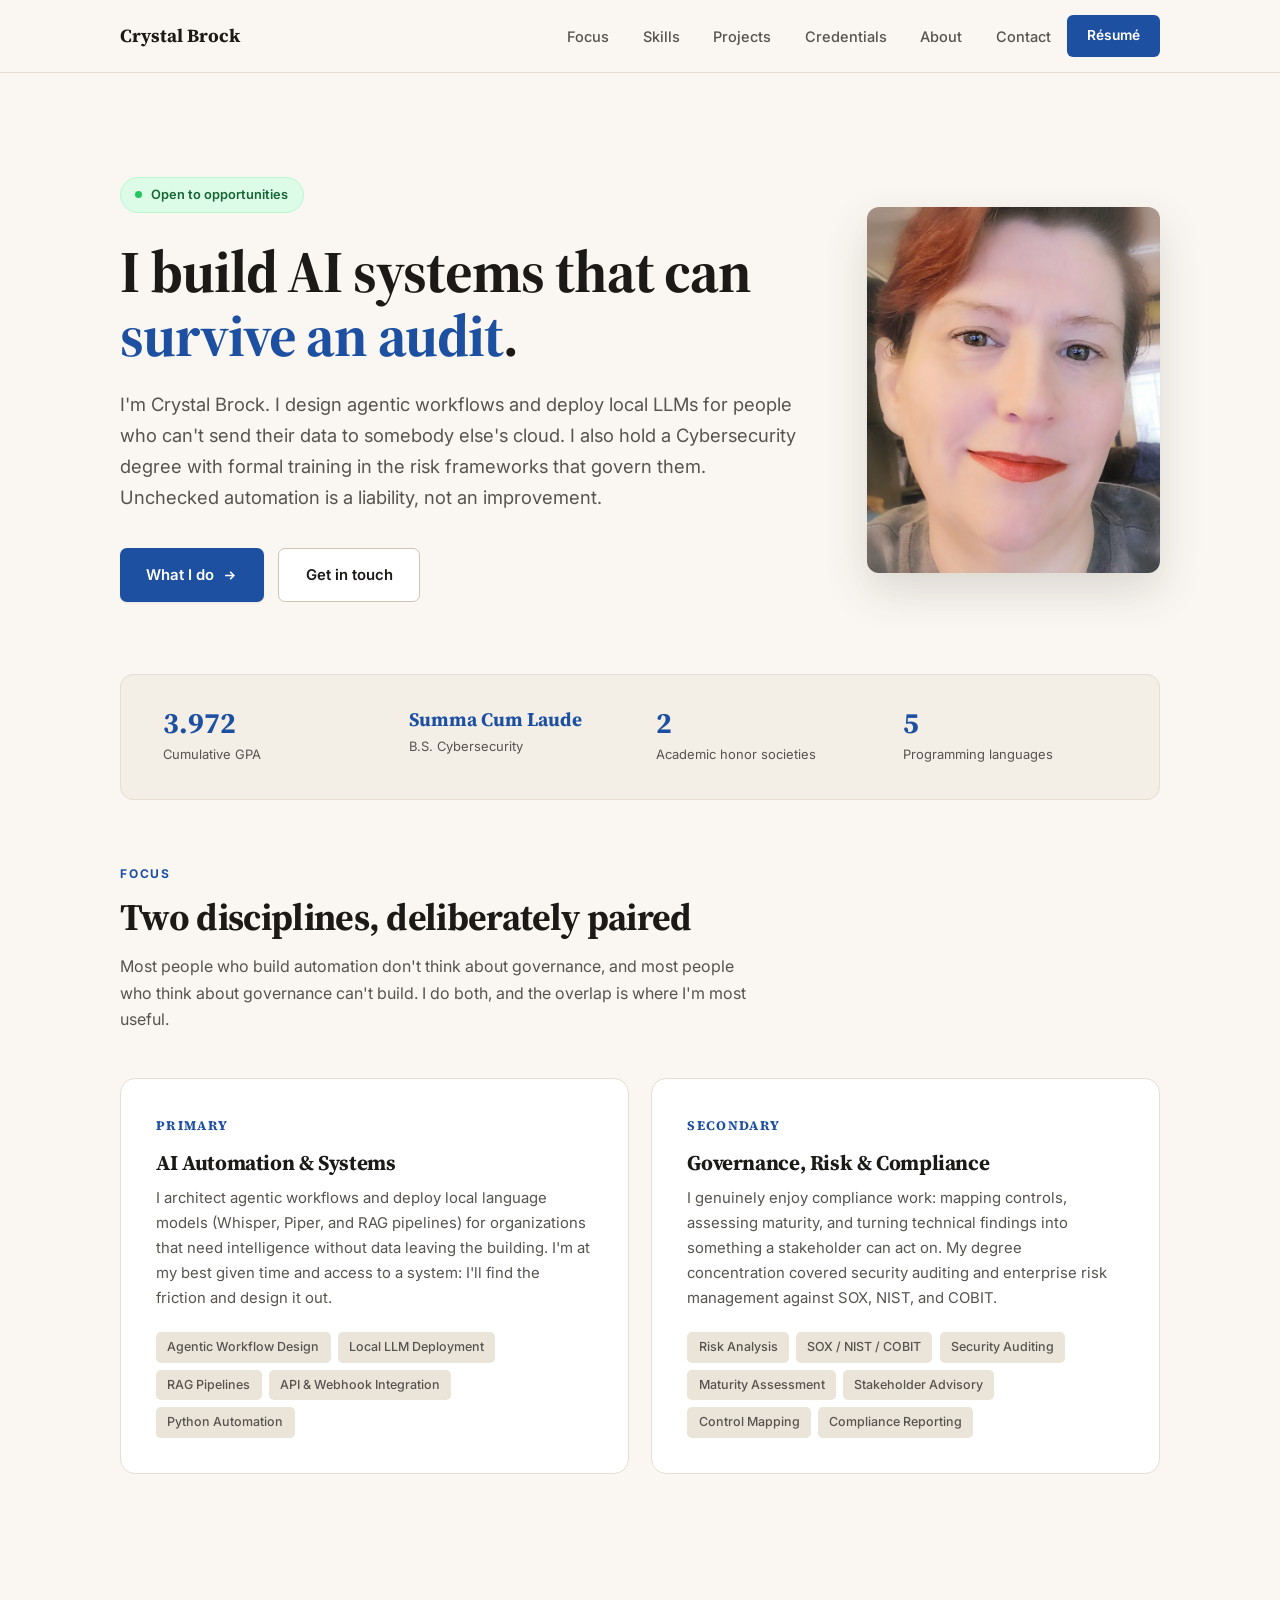
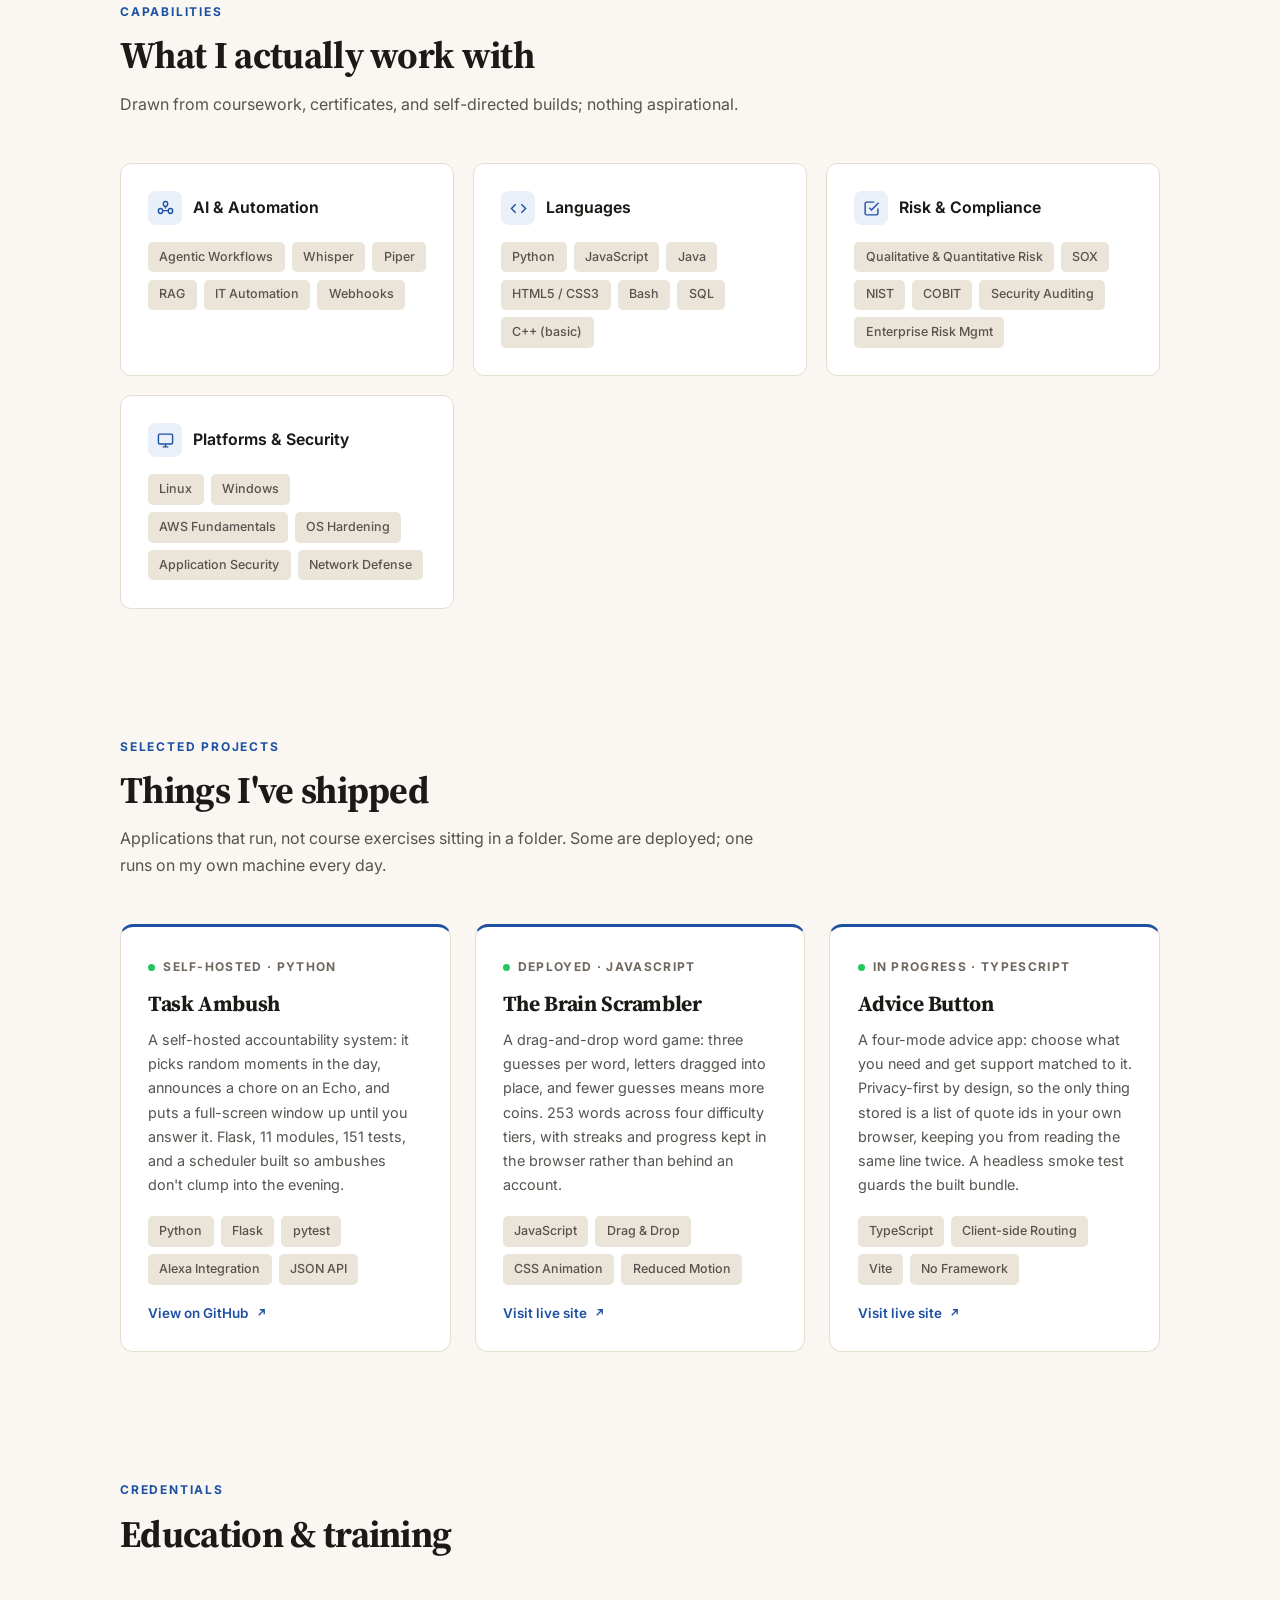
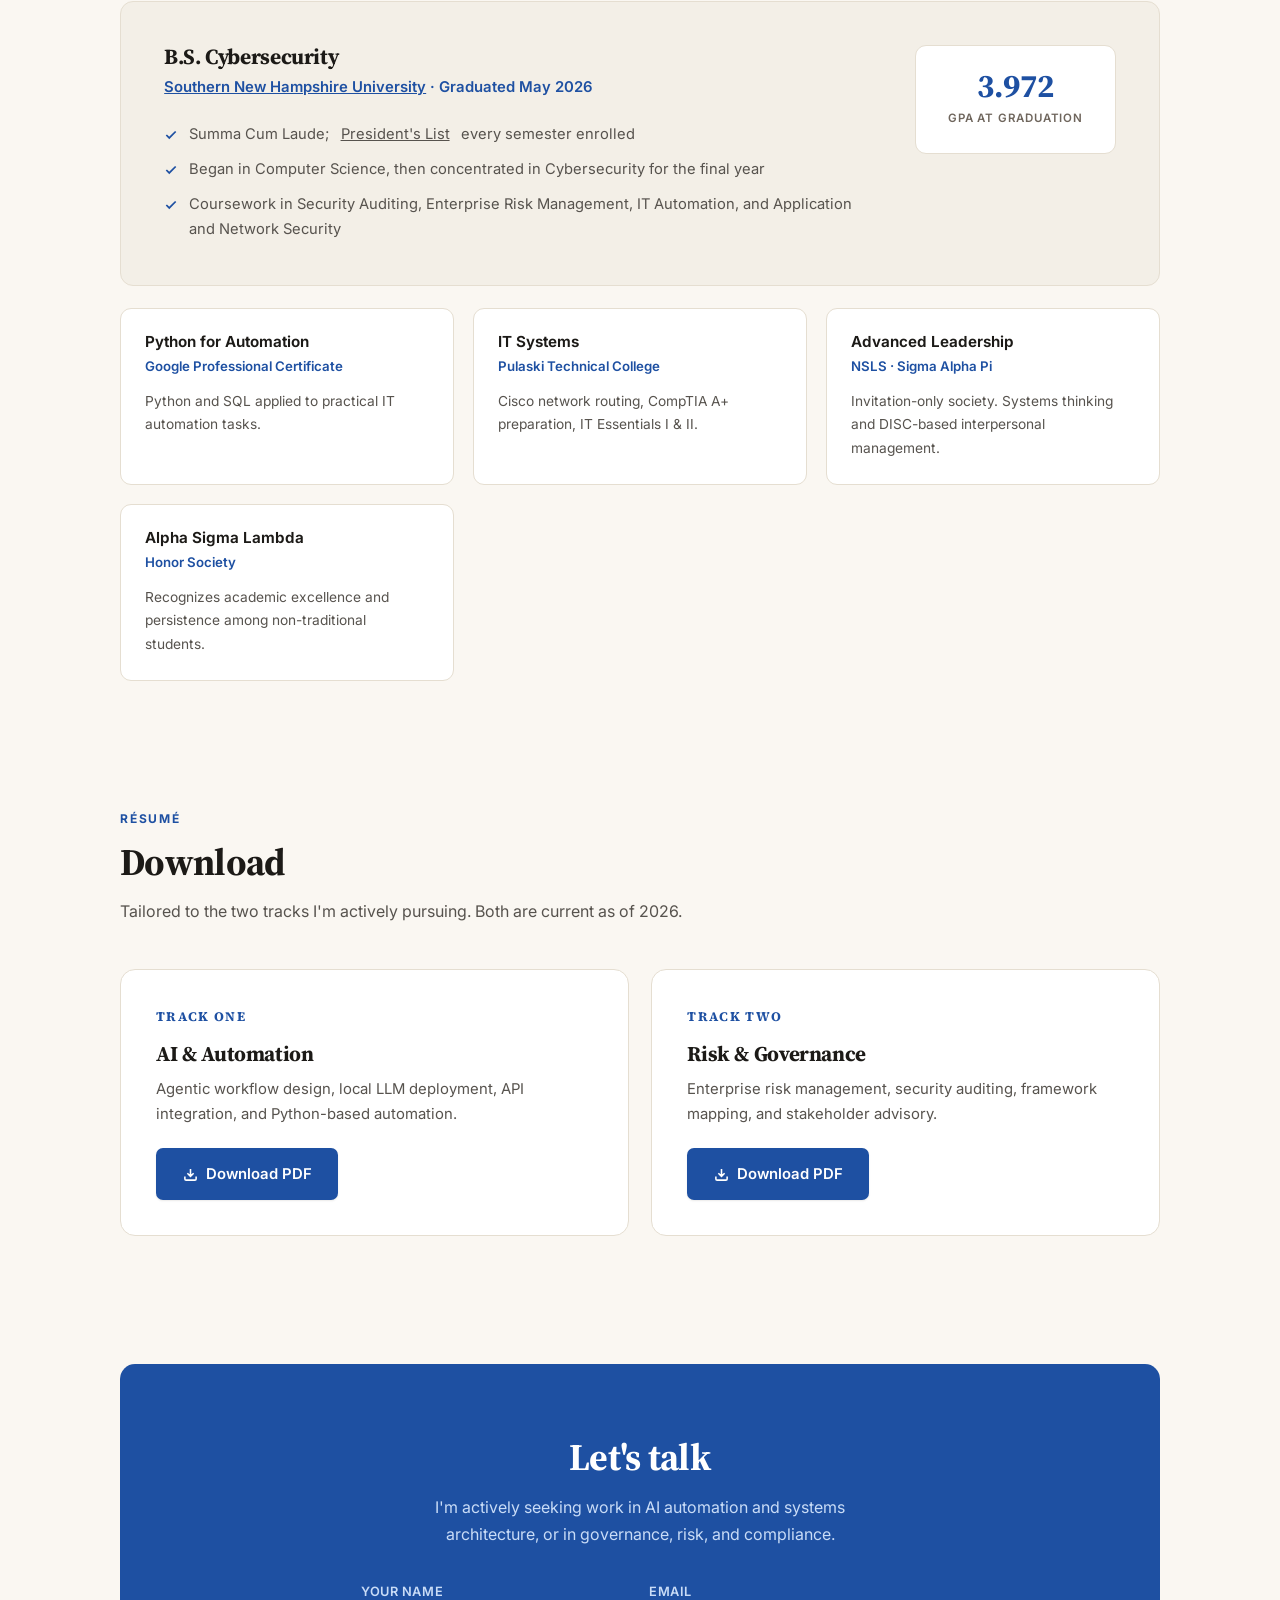
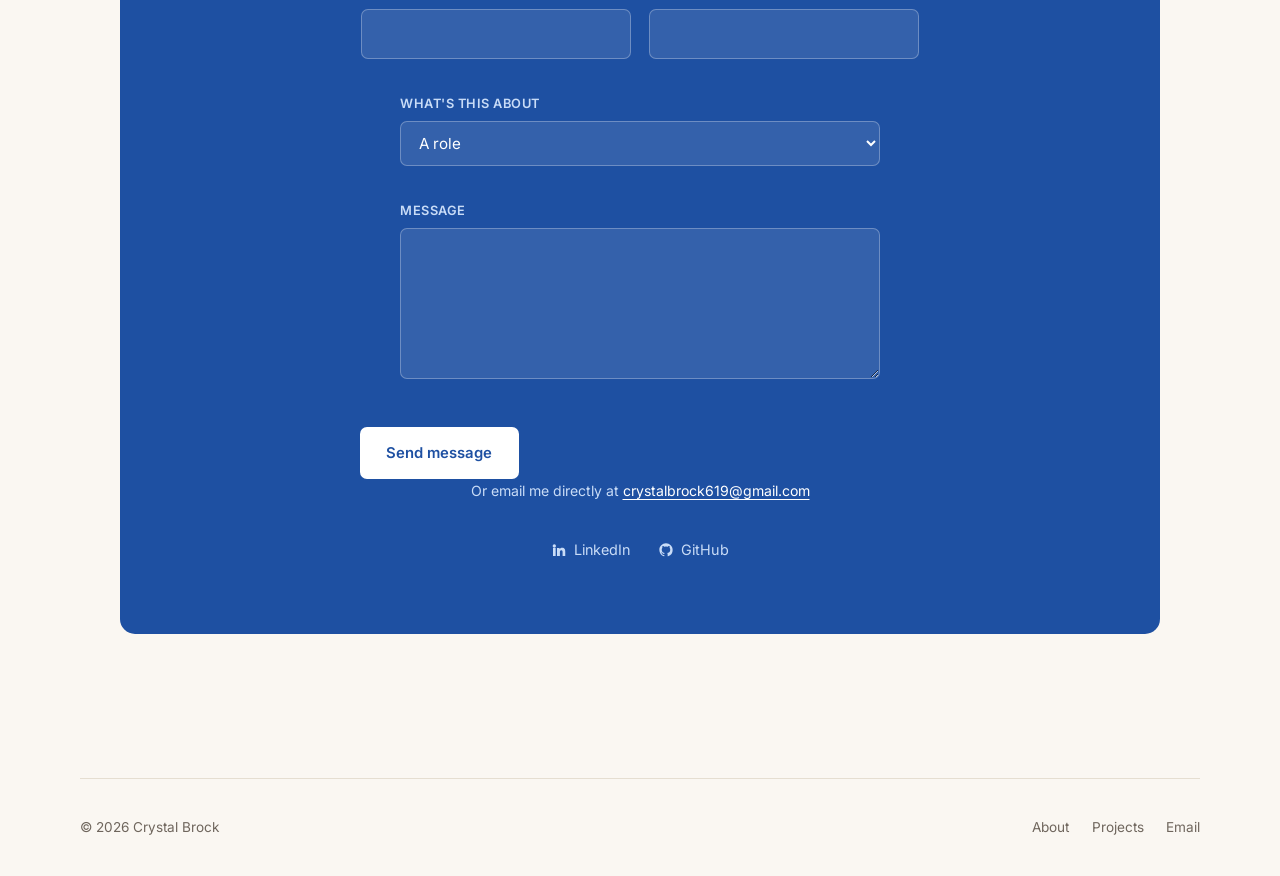
<file: index.html>
<!DOCTYPE html>
<html lang="en">
<head>
<meta charset="UTF-8">
<meta name="viewport" content="width=device-width, initial-scale=1.0">
<title>Crystal Brock: AI Automation and Cybersecurity Governance</title>
<meta name="description" content="Crystal Brock designs agentic AI workflows and deploys local LLMs, backed by a Cybersecurity degree and formal risk and compliance training. Summa Cum Laude, 3.972 GPA.">
<link rel="canonical" href="https://www.crystalbrock.org/">

<meta property="og:type" content="website">
<meta property="og:url" content="https://www.crystalbrock.org/">
<meta property="og:title" content="Crystal Brock: AI Automation and Cybersecurity Governance">
<meta property="og:description" content="I build AI systems that can survive an audit. Agentic workflows, local LLM deployment, and the risk frameworks to govern them.">
<meta property="og:image" content="https://www.crystalbrock.org/assets/crystal-brock.jpg">
<meta name="twitter:card" content="summary_large_image">

<link rel="icon" href="data:image/svg+xml,<svg xmlns='http://www.w3.org/2000/svg' viewBox='0 0 100 100'><rect width='100' height='100' rx='20' fill='%231e50a2'/><text y='72' x='50' text-anchor='middle' font-size='62' font-family='Georgia,serif' font-weight='bold' fill='white'>C</text></svg>">

<link rel="preconnect" href="https://fonts.googleapis.com">
<link rel="preconnect" href="https://fonts.gstatic.com" crossorigin>
<link href="https://fonts.googleapis.com/css2?family=Source+Serif+4:opsz,wght@8..60,600;8..60,700&family=Inter:wght@400;500;600;700&display=swap" rel="stylesheet">
<link rel="stylesheet" href="style.css">
</head>
<body>

<a href="#main" class="skip">Skip to content</a>

<header class="site-header">
  <div class="wrap nav">
    <a href="/" class="brand">Crystal Brock</a>
    <button class="nav-toggle" id="navToggle" aria-label="Toggle navigation" aria-expanded="false" aria-controls="navLinks">
      <svg width="20" height="20" viewBox="0 0 24 24" fill="none" stroke="currentColor" stroke-width="2"><path d="M3 6h18M3 12h18M3 18h18"/></svg>
    </button>
    <ul class="nav-links" id="navLinks">
      <li><a href="#focus">Focus</a></li>
      <li><a href="#skills">Skills</a></li>
      <li><a href="#work">Projects</a></li>
      <li><a href="#credentials">Credentials</a></li>
      <li><a href="/about">About</a></li>
      <li><a href="#contact">Contact</a></li>
    </ul>
    <a href="#resume" class="nav-cta">Résumé</a>
  </div>
</header>

<main id="main">

<!-- ============================== HERO ============================== -->
<div class="wrap">
  <section class="hero">
    <div class="hero-grid">
      <div>
        <span class="badge-avail"><span class="pulse"></span>Open to opportunities</span>
        <h1>I build AI systems that can <em>survive an audit</em>.</h1>
        <p class="lede">I'm Crystal Brock. I design agentic workflows and deploy local LLMs for people who can't send their data to somebody else's cloud. I also hold a Cybersecurity degree with formal training in the risk frameworks that govern them. Unchecked automation is a liability, not an improvement.</p>
        <div class="btn-row">
          <a href="#focus" class="btn btn-primary">What I do
            <svg width="15" height="15" viewBox="0 0 24 24" fill="none" stroke="currentColor" stroke-width="2.5"><path d="M5 12h14M13 6l6 6-6 6"/></svg>
          </a>
          <a href="#contact" class="btn btn-secondary">Get in touch</a>
        </div>
      </div>
      <div class="portrait"><img src="assets/crystal-brock.jpg" alt="Crystal Brock" width="682" height="852"></div>
    </div>
  </section>
</div>

<!-- ============================== STATS ============================== -->
<div class="wrap">
  <div class="stats">
    <div class="stat"><b>3.972</b><span>Cumulative GPA</span></div>
    <div class="stat"><b class="stat-text">Summa Cum Laude</b><span>B.S. Cybersecurity</span></div>
    <div class="stat"><b>2</b><span>Academic honor societies</span></div>
    <div class="stat"><b>5</b><span>Programming languages</span></div>
  </div>
</div>

<div class="wrap">

<!-- ============================== FOCUS ============================== -->
<section class="section" id="focus">
  <div class="section-head">
    <span class="section-tag">Focus</span>
    <h2>Two disciplines, deliberately paired</h2>
    <p>Most people who build automation don't think about governance, and most people who think about governance can't build. I do both, and the overlap is where I'm most useful.</p>
  </div>
  <div class="tracks">
    <article class="track">
      <span class="track-num">Primary</span>
      <h3>AI Automation &amp; Systems</h3>
      <p>I architect agentic workflows and deploy local language models (Whisper, Piper, and RAG pipelines) for organizations that need intelligence without data leaving the building. I'm at my best given time and access to a system: I'll find the friction and design it out.</p>
      <div class="tags">
        <span class="tag">Agentic Workflow Design</span><span class="tag">Local LLM Deployment</span><span class="tag">RAG Pipelines</span><span class="tag">API &amp; Webhook Integration</span><span class="tag">Python Automation</span>
      </div>
    </article>
    <article class="track">
      <span class="track-num">Secondary</span>
      <h3>Governance, Risk &amp; Compliance</h3>
      <p>I genuinely enjoy compliance work: mapping controls, assessing maturity, and turning technical findings into something a stakeholder can act on. My degree concentration covered security auditing and enterprise risk management against SOX, NIST, and COBIT.</p>
      <div class="tags">
        <span class="tag">Risk Analysis</span><span class="tag">SOX / NIST / COBIT</span><span class="tag">Security Auditing</span><span class="tag">Maturity Assessment</span><span class="tag">Stakeholder Advisory</span><span class="tag">Control Mapping</span><span class="tag">Compliance Reporting</span>
      </div>
    </article>
  </div>
</section>

<!-- ============================== SKILLS ============================== -->
<section class="section" id="skills">
  <div class="section-head">
    <span class="section-tag">Capabilities</span>
    <h2>What I actually work with</h2>
    <p>Drawn from coursework, certificates, and self-directed builds; nothing aspirational.</p>
  </div>
  <div class="skill-grid">

    <div class="skill">
      <h3><span class="icon"><svg width="17" height="17" viewBox="0 0 24 24" fill="none" stroke="currentColor" stroke-width="2"><path d="M12 2a3 3 0 013 3v1a3 3 0 01-3 3 3 3 0 01-3-3V5a3 3 0 013-3zM5 12a3 3 0 013 3v1a3 3 0 01-6 0v-1a3 3 0 013-3zM19 12a3 3 0 013 3v1a3 3 0 01-6 0v-1a3 3 0 013-3zM12 9v3M8 15h8"/></svg></span>AI &amp; Automation</h3>
      <div class="tags"><span class="tag">Agentic Workflows</span><span class="tag">Whisper</span><span class="tag">Piper</span><span class="tag">RAG</span><span class="tag">IT Automation</span><span class="tag">Webhooks</span></div>
    </div>

    <div class="skill">
      <h3><span class="icon"><svg width="17" height="17" viewBox="0 0 24 24" fill="none" stroke="currentColor" stroke-width="2"><path d="M16 18l6-6-6-6M8 6l-6 6 6 6"/></svg></span>Languages</h3>
      <div class="tags"><span class="tag">Python</span><span class="tag">JavaScript</span><span class="tag">Java</span><span class="tag">HTML5 / CSS3</span><span class="tag">Bash</span><span class="tag">SQL</span><span class="tag">C++ (basic)</span></div>
    </div>

    <div class="skill">
      <h3><span class="icon"><svg width="17" height="17" viewBox="0 0 24 24" fill="none" stroke="currentColor" stroke-width="2"><path d="M9 11l3 3L22 4M21 12v7a2 2 0 01-2 2H5a2 2 0 01-2-2V5a2 2 0 012-2h11"/></svg></span>Risk &amp; Compliance</h3>
      <div class="tags"><span class="tag">Qualitative &amp; Quantitative Risk</span><span class="tag">SOX</span><span class="tag">NIST</span><span class="tag">COBIT</span><span class="tag">Security Auditing</span><span class="tag">Enterprise Risk Mgmt</span></div>
    </div>

    <div class="skill">
      <h3><span class="icon"><svg width="17" height="17" viewBox="0 0 24 24" fill="none" stroke="currentColor" stroke-width="2"><rect x="2" y="3" width="20" height="14" rx="2"/><path d="M8 21h8M12 17v4"/></svg></span>Platforms &amp; Security</h3>
      <div class="tags"><span class="tag">Linux</span><span class="tag">Windows</span><span class="tag">AWS Fundamentals</span><span class="tag">OS Hardening</span><span class="tag">Application Security</span><span class="tag">Network Defense</span></div>
    </div>

  </div>
</section>

<!-- ============================== PROJECTS ============================== -->
<section class="section" id="work">
  <div class="section-head">
    <span class="section-tag">Selected Projects</span>
    <h2>Things I've shipped</h2>
    <p>Applications that run, not course exercises sitting in a folder. Some are deployed; one runs on my own machine every day.</p>
  </div>
  <div class="project-grid">

    <a class="card card-text" href="https://github.com/crystalbrock619/Task-Ambush" target="_blank" rel="noopener">
      <div class="card-body">
        <span class="card-kicker"><span class="pulse"></span>Self-hosted &middot; Python</span>
        <h3>Task Ambush</h3>
        <p>A self-hosted accountability system: it picks random moments in the day, announces a chore on an Echo, and puts a full-screen window up until you answer it. Flask, 11 modules, 151 tests, and a scheduler built so ambushes don't clump into the evening.</p>
        <div class="tags"><span class="tag">Python</span><span class="tag">Flask</span><span class="tag">pytest</span><span class="tag">Alexa Integration</span><span class="tag">JSON API</span></div>
        <span class="card-link">View on GitHub
          <svg width="13" height="13" viewBox="0 0 24 24" fill="none" stroke="currentColor" stroke-width="2.5"><path d="M7 17L17 7M9 7h8v8"/></svg>
        </span>
      </div>
    </a>

    <a class="card card-text" href="https://thebrainscrambler.netlify.app/" target="_blank" rel="noopener">
      <div class="card-body">
        <span class="card-kicker"><span class="pulse"></span>Deployed &middot; JavaScript</span>
        <h3>The Brain Scrambler</h3>
        <p>A drag-and-drop word game: three guesses per word, letters dragged into place, and fewer guesses means more coins. 253 words across four difficulty tiers, with streaks and progress kept in the browser rather than behind an account.</p>
        <div class="tags"><span class="tag">JavaScript</span><span class="tag">Drag &amp; Drop</span><span class="tag">CSS Animation</span><span class="tag">Reduced Motion</span></div>
        <span class="card-link">Visit live site
          <svg width="13" height="13" viewBox="0 0 24 24" fill="none" stroke="currentColor" stroke-width="2.5"><path d="M7 17L17 7M9 7h8v8"/></svg>
        </span>
      </div>
    </a>

    <a class="card card-text" href="https://advicebutton.netlify.app/" target="_blank" rel="noopener">
      <div class="card-body">
        <span class="card-kicker"><span class="pulse"></span>In progress &middot; TypeScript</span>
        <h3>Advice Button</h3>
        <p>A four-mode advice app: choose what you need and get support matched to it. Privacy-first by design, so the only thing stored is a list of quote ids in your own browser, keeping you from reading the same line twice. A headless smoke test guards the built bundle.</p>
        <div class="tags"><span class="tag">TypeScript</span><span class="tag">Client-side Routing</span><span class="tag">Vite</span><span class="tag">No Framework</span></div>
        <span class="card-link">Visit live site
          <svg width="13" height="13" viewBox="0 0 24 24" fill="none" stroke="currentColor" stroke-width="2.5"><path d="M7 17L17 7M9 7h8v8"/></svg>
        </span>
      </div>
    </a>

  </div>
</section>

<!-- ============================== CREDENTIALS ============================== -->
<section class="section" id="credentials">
  <div class="section-head">
    <span class="section-tag">Credentials</span>
    <h2>Education &amp; training</h2>
  </div>

  <div class="edu">
    <div>
      <h3>B.S. Cybersecurity</h3>
      <div class="edu-school"><a href="https://www.snhu.edu/" target="_blank" rel="noopener">Southern New Hampshire University</a> &middot; Graduated May 2026</div>
      <ul class="checklist">
        <li><svg width="14" height="14" viewBox="0 0 24 24" fill="none" stroke="currentColor" stroke-width="3"><path d="M20 6L9 17l-5-5"/></svg>Summa Cum Laude; <a href="https://meritpages.com/crystalbrock" target="_blank" rel="noopener">President's List</a> every semester enrolled</li>
        <li><svg width="14" height="14" viewBox="0 0 24 24" fill="none" stroke="currentColor" stroke-width="3"><path d="M20 6L9 17l-5-5"/></svg>Began in Computer Science, then concentrated in Cybersecurity for the final year</li>
        <li><svg width="14" height="14" viewBox="0 0 24 24" fill="none" stroke="currentColor" stroke-width="3"><path d="M20 6L9 17l-5-5"/></svg>Coursework in Security Auditing, Enterprise Risk Management, IT Automation, and Application and Network Security</li>
      </ul>
    </div>
    <div class="gpa"><b>3.972</b><span>GPA at graduation</span></div>
  </div>

  <div class="cred-grid">
    <div class="cred">
      <h4>Python for Automation</h4>
      <div class="where">Google Professional Certificate</div>
      <p>Python and SQL applied to practical IT automation tasks.</p>
    </div>
    <div class="cred">
      <h4>IT Systems</h4>
      <div class="where">Pulaski Technical College</div>
      <p>Cisco network routing, CompTIA A+ preparation, IT Essentials I &amp; II.</p>
    </div>
    <div class="cred">
      <h4>Advanced Leadership</h4>
      <div class="where">NSLS &middot; Sigma Alpha Pi</div>
      <p>Invitation-only society. Systems thinking and DISC-based interpersonal management.</p>
    </div>
    <div class="cred">
      <h4>Alpha Sigma Lambda</h4>
      <div class="where">Honor Society</div>
      <p>Recognizes academic excellence and persistence among non-traditional students.</p>
    </div>
  </div>
</section>

<!-- ============================== RESUME ============================== -->
<section class="section" id="resume">
  <div class="section-head">
    <span class="section-tag">Résumé</span>
    <h2>Download</h2>
    <p>Tailored to the two tracks I'm actively pursuing. Both are current as of 2026.</p>
  </div>
  <div class="tracks">
    <article class="track">
      <span class="track-num">Track One</span>
      <h3>AI &amp; Automation</h3>
      <p>Agentic workflow design, local LLM deployment, API integration, and Python-based automation.</p>
      <a href="assets/CBrock-AI-Automation-Resume.pdf" class="btn btn-primary" download>
        <svg width="15" height="15" viewBox="0 0 24 24" fill="none" stroke="currentColor" stroke-width="2.5"><path d="M21 15v4a2 2 0 01-2 2H5a2 2 0 01-2-2v-4M7 10l5 5 5-5M12 15V3"/></svg>
        Download PDF
      </a>
    </article>
    <article class="track">
      <span class="track-num">Track Two</span>
      <h3>Risk &amp; Governance</h3>
      <p>Enterprise risk management, security auditing, framework mapping, and stakeholder advisory.</p>
      <a href="assets/CBrock-RMP-Resume.pdf" class="btn btn-primary" download>
        <svg width="15" height="15" viewBox="0 0 24 24" fill="none" stroke="currentColor" stroke-width="2.5"><path d="M21 15v4a2 2 0 01-2 2H5a2 2 0 01-2-2v-4M7 10l5 5 5-5M12 15V3"/></svg>
        Download PDF
      </a>
    </article>
  </div>
</section>

<!-- ============================== CONTACT ============================== -->
<section class="section" id="contact">
  <div class="contact">
    <h2>Let's talk</h2>
    <p>I'm actively seeking work in AI automation and systems architecture, or in governance, risk, and compliance.</p>

    <!-- Netlify Forms: data-netlify builds the handler at deploy time.
         netlify-honeypot names a decoy field bots fill in and humans never see. -->
    <form name="contact" method="POST" action="/thanks"
          data-netlify="true" netlify-honeypot="bot-field" class="contact-form">
      <input type="hidden" name="form-name" value="contact">
      <p class="hp"><label>Leave this empty <input name="bot-field" tabindex="-1" autocomplete="off"></label></p>

      <div class="field-row">
        <p class="field">
          <label for="cf-name">Your name</label>
          <input id="cf-name" name="name" type="text" required autocomplete="name">
        </p>
        <p class="field">
          <label for="cf-email">Email</label>
          <input id="cf-email" name="email" type="email" required autocomplete="email">
        </p>
      </div>

      <p class="field">
        <label for="cf-topic">What's this about</label>
        <select id="cf-topic" name="topic">
          <option>A role</option>
          <option>Contract or freelance work</option>
          <option>Something else</option>
        </select>
      </p>

      <p class="field">
        <label for="cf-message">Message</label>
        <textarea id="cf-message" name="message" rows="5" required></textarea>
      </p>

      <button type="submit" class="btn btn-white">Send message</button>
    </form>

    <p class="contact-alt">Or email me directly at
      <a href="mailto:crystalbrock619@gmail.com">crystalbrock619@gmail.com</a></p>

    <div class="social">
      <a href="https://www.linkedin.com/in/crystalbrock619/" target="_blank" rel="noopener">
        <svg width="16" height="16" viewBox="0 0 24 24" fill="currentColor"><path d="M4.98 3.5a2.5 2.5 0 11-.02 5 2.5 2.5 0 01.02-5zM3 8.98h4v12H3v-12zM9 8.98h3.8v1.64h.06c.53-1 1.83-2.06 3.76-2.06 4.02 0 4.76 2.65 4.76 6.09v6.33h-4v-5.61c0-1.34-.02-3.06-1.87-3.06-1.87 0-2.16 1.46-2.16 2.96v5.71H9v-12z"/></svg>
        LinkedIn</a>
      <a href="https://github.com/crystalbrock619" target="_blank" rel="noopener">
        <svg width="16" height="16" viewBox="0 0 24 24" fill="currentColor"><path d="M12 2C6.48 2 2 6.48 2 12c0 4.42 2.87 8.17 6.84 9.5.5.09.68-.22.68-.48v-1.7c-2.78.6-3.37-1.34-3.37-1.34-.45-1.16-1.11-1.47-1.11-1.47-.91-.62.07-.6.07-.6 1 .07 1.53 1.03 1.53 1.03.89 1.53 2.34 1.09 2.91.83.09-.65.35-1.09.63-1.34-2.22-.25-4.56-1.11-4.56-4.94 0-1.09.39-1.98 1.03-2.68-.1-.25-.45-1.27.1-2.65 0 0 .84-.27 2.75 1.02a9.6 9.6 0 015 0c1.91-1.29 2.75-1.02 2.75-1.02.55 1.38.2 2.4.1 2.65.64.7 1.03 1.59 1.03 2.68 0 3.84-2.34 4.69-4.57 4.94.36.31.68.92.68 1.85v2.74c0 .27.18.58.69.48A10 10 0 0022 12c0-5.52-4.48-10-10-10z"/></svg>
        GitHub</a>
    </div>
  </div>
</section>

</div>
</main>

<footer class="site-footer wrap">
  <span>&copy; 2026 Crystal Brock</span>
  <nav>
    <a href="/about">About</a>
    <a href="#work">Projects</a>
    <a href="mailto:crystalbrock619@gmail.com">Email</a>
  </nav>
</footer>

<script src="index.js"></script>
</body>
</html>
</file>
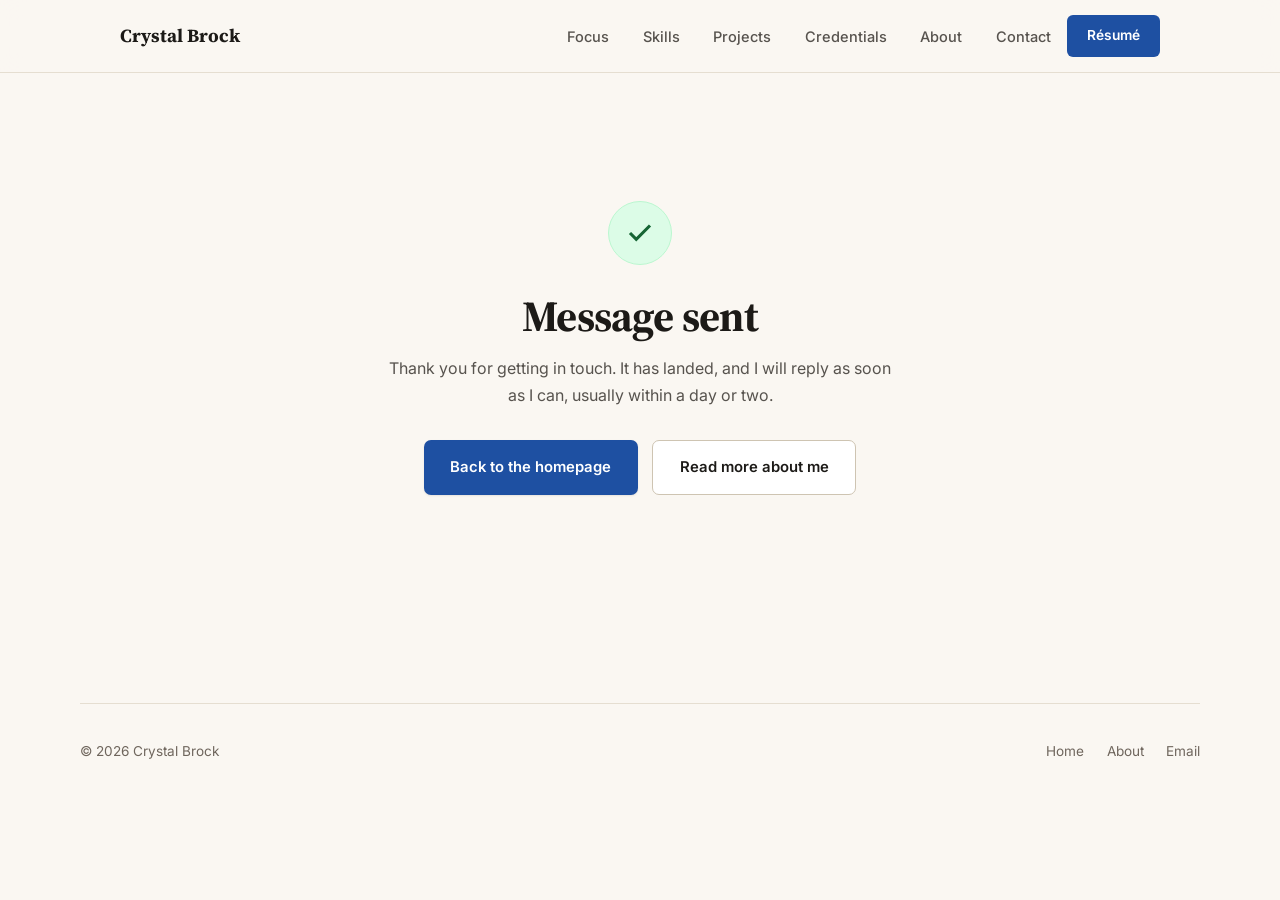
<file: thanks.html>
<!DOCTYPE html>
<html lang="en">
<head>
<meta charset="UTF-8">
<meta name="viewport" content="width=device-width, initial-scale=1.0">
<title>Message sent: Crystal Brock</title>
<meta name="description" content="Thanks for getting in touch with Crystal Brock.">
<meta name="robots" content="noindex">

<link rel="icon" href="data:image/svg+xml,<svg xmlns='http://www.w3.org/2000/svg' viewBox='0 0 100 100'><rect width='100' height='100' rx='20' fill='%231e50a2'/><text y='72' x='50' text-anchor='middle' font-size='62' font-family='Georgia,serif' font-weight='bold' fill='white'>C</text></svg>">

<link rel="preconnect" href="https://fonts.googleapis.com">
<link rel="preconnect" href="https://fonts.gstatic.com" crossorigin>
<link href="https://fonts.googleapis.com/css2?family=Source+Serif+4:opsz,wght@8..60,600;8..60,700&family=Inter:wght@400;500;600;700&display=swap" rel="stylesheet">
<link rel="stylesheet" href="style.css">
</head>
<body>

<a href="#main" class="skip">Skip to content</a>

<header class="site-header">
  <div class="wrap nav">
    <a href="/" class="brand">Crystal Brock</a>
    <button class="nav-toggle" id="navToggle" aria-label="Toggle navigation" aria-expanded="false" aria-controls="navLinks">
      <svg width="20" height="20" viewBox="0 0 24 24" fill="none" stroke="currentColor" stroke-width="2"><path d="M3 6h18M3 12h18M3 18h18"/></svg>
    </button>
    <ul class="nav-links" id="navLinks">
      <li><a href="/#focus">Focus</a></li>
      <li><a href="/#skills">Skills</a></li>
      <li><a href="/#work">Projects</a></li>
      <li><a href="/#credentials">Credentials</a></li>
      <li><a href="/about">About</a></li>
      <li><a href="/#contact">Contact</a></li>
    </ul>
    <a href="/#resume" class="nav-cta">Résumé</a>
  </div>
</header>

<main id="main">
  <div class="wrap">
    <section class="section thanks">
      <span class="thanks-mark" aria-hidden="true">
        <svg width="30" height="30" viewBox="0 0 24 24" fill="none" stroke="currentColor" stroke-width="2.5"><path d="M20 6L9 17l-5-5"/></svg>
      </span>
      <h1>Message sent</h1>
      <p>Thank you for getting in touch. It has landed, and I will reply as soon as I can, usually within a day or two.</p>
      <div class="btn-row" style="justify-content:center">
        <a href="/" class="btn btn-primary">Back to the homepage</a>
        <a href="/about" class="btn btn-secondary">Read more about me</a>
      </div>
    </section>
  </div>
</main>

<footer class="site-footer wrap">
  <span>&copy; 2026 Crystal Brock</span>
  <nav>
    <a href="/">Home</a>
    <a href="/about">About</a>
    <a href="mailto:crystalbrock619@gmail.com">Email</a>
  </nav>
</footer>

<script src="index.js"></script>
</body>
</html>
</file>
<file: style.css>
/* ==========================================================================
   Crystal Brock : crystalbrock.org
   Design system: light / professional
   ========================================================================== */

/* ---------- reset ---------- */
*,*::before,*::after{box-sizing:border-box;margin:0;padding:0}
img,svg,video{display:block;max-width:100%}
/* height:auto so a CSS width can never fight the HTML height attribute */
img{height:auto}
button{font:inherit;color:inherit;background:none;border:none;cursor:pointer}

/* ---------- tokens ---------- */
:root{
  /* warm cream page, white cards for contrast */
  --bg:#faf7f2;
  --bg-2:#f3efe7;
  --bg-3:#eae4d9;
  --card:#ffffff;

  --line:#e5ded1;
  --line-2:#cec4b2;

  --tx:#1c1a17;
  --tx-2:#57534e;
  --tx-3:#6f665d;   /* clears WCAG AA on both the cream page and the panel fill */

  --ac:#1e50a2;
  --ac-2:#17407f;
  --ac-soft:#e9f0fa;

  /* warm-toned shadow so depth reads against cream, not grey */
  --sh:rgba(61,52,40,.10);
  --sh-2:rgba(61,52,40,.16);

  --ok:#166534;
  --ok-bg:#dcfce7;
  --ok-line:#bbf7d0;

  --max:1120px;
  --pad:clamp(1.25rem,4vw,2.5rem);
  --r:11px;
  --r-lg:15px;

  --serif:'Source Serif 4',Georgia,'Times New Roman',serif;
  --sans:Inter,system-ui,-apple-system,'Segoe UI',sans-serif;
}

/* ---------- base ---------- */
html{scroll-behavior:smooth;scroll-padding-top:84px;-webkit-text-size-adjust:100%}
body{
  background:var(--bg);
  color:var(--tx);
  font-family:var(--sans);
  font-size:1rem;
  line-height:1.68;
  -webkit-font-smoothing:antialiased;
  text-rendering:optimizeLegibility;
}
a{color:inherit}
h1,h2,h3,h4{font-family:var(--serif);letter-spacing:-.018em;line-height:1.15}

.wrap{max-width:var(--max);margin-inline:auto;padding-inline:var(--pad)}

:focus-visible{outline:3px solid var(--ac);outline-offset:3px;border-radius:4px}

.skip{
  position:absolute;left:-9999px;top:0;z-index:200;
  background:var(--ac);color:#fff;padding:.8rem 1.3rem;border-radius:0 0 8px 0;
  font-weight:600;text-decoration:none;
}
.skip:focus{left:0}

.sr-only{
  position:absolute;width:1px;height:1px;padding:0;margin:-1px;
  overflow:hidden;clip:rect(0,0,0,0);white-space:nowrap;border:0;
}

/* ==========================================================================
   Header / navigation
   ========================================================================== */
.site-header{
  position:sticky;top:0;z-index:100;
  background:rgba(250,247,242,.9);
  backdrop-filter:blur(12px);
  border-bottom:1px solid var(--line);
}
.nav{display:flex;align-items:center;justify-content:space-between;height:72px;gap:1rem}
.brand{font-family:var(--serif);font-weight:700;font-size:1.16rem;text-decoration:none;white-space:nowrap}
.nav-links{display:flex;gap:2.1rem;list-style:none;margin-left:auto}
.nav-links a{
  text-decoration:none;color:var(--tx-2);font-size:.91rem;font-weight:500;
  transition:color .2s,border-color .2s;padding-bottom:2px;border-bottom:2px solid transparent;
}
.nav-links a:hover,.nav-links a[aria-current="page"]{color:var(--ac);border-color:var(--ac)}
.nav-cta{
  background:var(--ac);color:#fff;padding:.58rem 1.25rem;border-radius:6px;
  font-size:.86rem;font-weight:600;text-decoration:none;transition:background .2s;white-space:nowrap;
}
.nav-cta:hover{background:var(--ac-2)}

.nav-toggle{display:none;width:42px;height:42px;border-radius:8px;border:1px solid var(--line-2);place-items:center}
.nav-toggle:hover{border-color:var(--ac);color:var(--ac)}

@media(max-width:900px){
  .nav-toggle{display:grid}
  .nav-links{
    position:absolute;top:72px;left:0;right:0;
    flex-direction:column;gap:0;
    background:var(--bg);border-bottom:1px solid var(--line);
    padding:.5rem var(--pad) 1.25rem;
    box-shadow:0 14px 30px var(--sh);
    display:none;
  }
  .nav-links.open{display:flex}
  .nav-links a{padding:.85rem 0;border-bottom:1px solid var(--line);width:100%;font-size:1rem}
  .nav-links a:hover,.nav-links a[aria-current="page"]{border-color:var(--line)}
  .nav-cta{display:none}
}

/* ==========================================================================
   Buttons
   ========================================================================== */
.btn{
  padding:.85rem 1.65rem;border-radius:7px;font-weight:600;font-size:.93rem;
  text-decoration:none;transition:.2s;display:inline-flex;align-items:center;gap:.5rem;
}
.btn-primary{background:var(--ac);color:#fff;box-shadow:0 1px 2px var(--sh)}
.btn-primary:hover{background:var(--ac-2);transform:translateY(-1px);box-shadow:0 6px 18px rgba(30,80,162,.24)}
.btn-secondary{border:1px solid var(--line-2);color:var(--tx);background:var(--card)}
.btn-secondary:hover{border-color:var(--ac);color:var(--ac)}
.btn-white{background:var(--card);color:var(--ac)}
.btn-white:hover{background:var(--ac-soft);transform:translateY(-1px)}

/* ==========================================================================
   Hero
   ========================================================================== */
.hero{padding:clamp(3.5rem,9vw,6.5rem) 0 clamp(3rem,6vw,4.5rem)}
.hero-grid{display:grid;grid-template-columns:1.4fr .6fr;gap:clamp(2rem,5vw,4.5rem);align-items:center}
@media(max-width:880px){.hero-grid{grid-template-columns:1fr;gap:2.5rem}}

.badge-avail{
  display:inline-flex;align-items:center;gap:.55rem;
  font-size:.8rem;font-weight:600;color:var(--ok);
  background:var(--ok-bg);border:1px solid var(--ok-line);
  padding:.38rem .9rem;border-radius:100px;margin-bottom:1.7rem;
}
.pulse{width:7px;height:7px;border-radius:50%;background:#22c55e;flex-shrink:0}

.hero h1{font-size:clamp(2.2rem,5.4vw,3.7rem);line-height:1.08;font-weight:700;margin-bottom:1.35rem}
.hero h1 em{font-style:normal;color:var(--ac)}
.lede{font-size:clamp(1.02rem,1.55vw,1.15rem);color:var(--tx-2);max-width:58ch;margin-bottom:2.2rem}
.btn-row{display:flex;gap:.9rem;flex-wrap:wrap}

.portrait img{
  width:100%;aspect-ratio:4/5;object-fit:cover;object-position:50% 30%;border-radius:12px;
  box-shadow:0 18px 44px var(--sh-2);
}

/* ==========================================================================
   Stat band
   ========================================================================== */
.stats{
  display:grid;grid-template-columns:repeat(4,1fr);gap:2rem;
  background:var(--bg-2);border:1px solid var(--line);border-radius:13px;
  padding:2rem clamp(1.4rem,4vw,2.6rem);
}
@media(max-width:760px){.stats{grid-template-columns:repeat(2,1fr);gap:1.5rem}}
.stat b{display:block;font-family:var(--serif);font-size:1.85rem;font-weight:700;color:var(--ac);line-height:1.1}
.stat b.stat-text{font-size:1.2rem;line-height:1.3;text-wrap:balance}
.stat span{font-size:.81rem;color:var(--tx-2)}

/* ==========================================================================
   Section scaffolding
   ========================================================================== */
/* Section rhythm. The max was 5.75rem, which put 184px between every section
   and made roughly a fifth of the page height empty. 4rem reads as a break
   rather than a void; the section tag and heading carry the separation. */
.section{padding:clamp(2.75rem,6vw,4rem) 0}
.section-head{margin-bottom:2.8rem;max-width:64ch}
.section-tag{
  font-size:.75rem;letter-spacing:.15em;text-transform:uppercase;
  color:var(--ac);font-weight:700;margin-bottom:.75rem;display:block;
}
.section h2{font-size:clamp(1.7rem,3.4vw,2.35rem);font-weight:700;margin-bottom:.85rem}
.section-head p{color:var(--tx-2)}

/* ==========================================================================
   Focus areas (two-track positioning)
   ========================================================================== */
.tracks{display:grid;grid-template-columns:1fr 1fr;gap:1.4rem}
@media(max-width:820px){.tracks{grid-template-columns:1fr}}
.track{
  border:1px solid var(--line);border-radius:var(--r-lg);
  padding:clamp(1.6rem,3.5vw,2.2rem);background:var(--card);transition:.25s;
}
.track:hover{box-shadow:0 14px 36px var(--sh);border-color:var(--line-2);transform:translateY(-3px)}
.track-num{
  font-family:var(--serif);font-size:.82rem;font-weight:700;color:var(--ac);
  letter-spacing:.1em;text-transform:uppercase;margin-bottom:.9rem;display:block;
}
.track h3{font-size:1.32rem;margin-bottom:.7rem}
.track p{font-size:.93rem;color:var(--tx-2);margin-bottom:1.3rem}

/* ==========================================================================
   Skills
   ========================================================================== */
.skill-grid{display:grid;grid-template-columns:repeat(auto-fit,minmax(250px,1fr));gap:1.2rem}
.skill{background:var(--card);border:1px solid var(--line);border-radius:var(--r);padding:1.7rem;transition:.25s}
.skill:hover{box-shadow:0 10px 30px var(--sh);border-color:var(--line-2);transform:translateY(-3px)}
.skill h3{
  font-family:var(--sans);font-size:.99rem;font-weight:650;letter-spacing:0;
  margin-bottom:1.05rem;display:flex;align-items:center;gap:.65rem;
}
.icon{
  width:34px;height:34px;border-radius:8px;background:var(--ac-soft);
  display:grid;place-items:center;color:var(--ac);flex-shrink:0;
}
.tags{display:flex;flex-wrap:wrap;gap:.45rem}
.tag{font-size:.78rem;padding:.3rem .7rem;border-radius:5px;background:var(--bg-3);color:var(--tx-2);font-weight:500}

/* ==========================================================================
   Projects
   ========================================================================== */
.project-grid{display:grid;grid-template-columns:repeat(auto-fit,minmax(320px,1fr));gap:1.5rem}
.card{
  background:var(--card);border:1px solid var(--line);border-radius:13px;overflow:hidden;
  display:flex;flex-direction:column;text-decoration:none;transition:.25s;
}
.card:hover{box-shadow:0 16px 40px var(--sh-2);transform:translateY(-4px);border-color:var(--line-2)}
.card-media{aspect-ratio:16/9;overflow:hidden;background:var(--bg-3);border-bottom:1px solid var(--line)}
.card-media img{width:100%;height:100%;object-fit:cover;transition:transform .4s}

/* Live site previews: the real page rendered at desktop width and scaled down.
   pointer-events:none keeps the entire card behaving as a single link.
   The ::before label shows through if a project is ever offline. */
.card-media.live{position:relative;background:var(--bg-2)}
.card-media.live::before{
  content:attr(data-label);
  position:absolute;inset:0;display:grid;place-items:center;
  font-size:.85rem;color:var(--tx-3);font-weight:600;
}
.live-frame{
  position:absolute;top:0;left:0;
  width:1280px;height:720px;border:0;
  transform-origin:0 0;transform:scale(.4);
  pointer-events:none;background:#fff;
}
.card:hover .card-media img{transform:scale(1.04)}
.card-body{padding:1.6rem;flex:1;display:flex;flex-direction:column}
.card h3{font-size:1.2rem;font-weight:700;margin-bottom:.55rem}
.card p{font-size:.9rem;color:var(--tx-2);margin-bottom:1.2rem;flex:1}
.card .tags{margin-bottom:1.05rem}
.card-link{font-size:.84rem;color:var(--ac);font-weight:600;display:flex;align-items:center;gap:.4rem}

/* Text-only project card, used while the linked projects are being redesigned.
   The accent rule and status kicker give the card a visual anchor so the
   missing image area reads as deliberate rather than absent. */
.card-text{border-top:3px solid var(--ac)}
.card-text .card-body{padding:1.9rem 1.7rem 1.7rem}
.card-text h3{font-size:1.35rem;margin-bottom:.7rem}
.card-kicker{
  display:inline-flex;align-items:center;gap:.5rem;
  font-size:.75rem;font-weight:700;letter-spacing:.11em;text-transform:uppercase;
  color:var(--tx-3);margin-bottom:.9rem;
}

/* ==========================================================================
   Education / credentials
   ========================================================================== */
.edu{
  background:var(--bg-2);border:1px solid var(--line);border-radius:13px;
  padding:clamp(1.7rem,4vw,2.7rem);
  display:grid;grid-template-columns:1fr auto;gap:2.2rem;align-items:start;
}
@media(max-width:720px){.edu{grid-template-columns:1fr}}
.edu h3{font-size:1.35rem;margin-bottom:.35rem}
.edu-school{color:var(--ac);font-size:.93rem;font-weight:600;margin-bottom:1.35rem}
.checklist{list-style:none;display:grid;gap:.65rem}
.checklist li{display:flex;gap:.7rem;font-size:.92rem;color:var(--tx-2);align-items:flex-start}
.checklist li svg{color:var(--ac);flex-shrink:0;margin-top:.4rem}
.gpa{
  text-align:center;background:var(--card);border:1px solid var(--line);
  border-radius:var(--r);padding:1.5rem 2rem;min-width:150px;
}
.gpa b{display:block;font-family:var(--serif);font-size:2.05rem;font-weight:700;color:var(--ac);line-height:1}
.gpa span{font-size:.72rem;color:var(--tx-3);letter-spacing:.07em;text-transform:uppercase;font-weight:600}

.cred-grid{display:grid;grid-template-columns:repeat(auto-fit,minmax(255px,1fr));gap:1.2rem;margin-top:1.4rem}
.cred{background:var(--card);border:1px solid var(--line);border-radius:var(--r);padding:1.5rem}
.cred h4{font-family:var(--sans);font-size:.95rem;font-weight:650;letter-spacing:0;margin-bottom:.3rem}
.cred .where{font-size:.83rem;color:var(--ac);font-weight:600;margin-bottom:.8rem}
.cred p{font-size:.86rem;color:var(--tx-2)}

/* ==========================================================================
   Contact
   ========================================================================== */
.contact{
  text-align:center;background:var(--ac);color:#fff;
  border-radius:var(--r-lg);padding:clamp(2.6rem,7vw,4.5rem) 1.5rem;
}
.contact h2{color:#fff;margin-bottom:.9rem}
.contact p{color:#c9dcf7;max-width:48ch;margin:0 auto 2.1rem}
/* ---------- confirmation page ---------- */
.thanks{text-align:center;max-width:52ch;margin-inline:auto;padding-block:clamp(4rem,12vw,8rem)}
.thanks-mark{
  display:grid;place-items:center;width:64px;height:64px;margin:0 auto 1.6rem;
  border-radius:50%;background:var(--ok-bg);border:1px solid var(--ok-line);color:var(--ok);
}
.thanks h1{font-size:clamp(1.9rem,4.5vw,2.7rem);font-weight:700;margin-bottom:.9rem}
.thanks p{color:var(--tx-2);margin-bottom:2rem}

/* ---------- contact form (sits on the navy panel) ---------- */
.contact-form{max-width:560px;margin:0 auto;text-align:left}
.field-row{display:grid;grid-template-columns:1fr 1fr;gap:1rem}
@media(max-width:560px){.field-row{grid-template-columns:1fr}}
.field{margin-bottom:1.05rem}
.field label{
  display:block;font-size:.8rem;font-weight:600;letter-spacing:.04em;
  text-transform:uppercase;color:#c9dcf7;margin-bottom:.4rem;
}
.field input,.field select,.field textarea{
  width:100%;font:inherit;font-size:.95rem;color:#fff;
  background:rgba(255,255,255,.10);
  border:1px solid rgba(255,255,255,.28);
  border-radius:7px;padding:.7rem .85rem;
  transition:border-color .2s,background .2s;
}
.field textarea{resize:vertical;min-height:120px}
.field select option{color:var(--tx);background:#fff}
.field input::placeholder,.field textarea::placeholder{color:rgba(255,255,255,.5)}
.field input:hover,.field select:hover,.field textarea:hover{border-color:rgba(255,255,255,.45)}
.field input:focus,.field select:focus,.field textarea:focus{
  outline:none;background:rgba(255,255,255,.16);border-color:#fff;
}
.field input:focus-visible,.field select:focus-visible,.field textarea:focus-visible{
  outline:2px solid #fff;outline-offset:2px;
}
.contact-form button{margin-top:.4rem;cursor:pointer;border:0}

/* honeypot: off-screen rather than display:none, which some bots detect */
.hp{position:absolute;left:-9999px;width:1px;height:1px;overflow:hidden}

.contact-alt{font-size:.88rem;color:#c9dcf7;margin-top:1.6rem}
.contact-alt a{color:#fff;text-underline-offset:3px}

.social{display:flex;gap:1.7rem;justify-content:center;flex-wrap:wrap;margin-top:2.2rem;font-size:.9rem}
.social a{color:#c9dcf7;text-decoration:none;transition:color .2s;display:flex;align-items:center;gap:.45rem}
.social a:hover{color:#fff}

/* ==========================================================================
   About page
   ========================================================================== */
.page-head{padding:clamp(3rem,7vw,4.5rem) 0 clamp(1.5rem,4vw,2.5rem);border-bottom:1px solid var(--line)}
.prose{max-width:68ch}
.prose p{margin-bottom:1.35rem;color:var(--tx-2)}
.prose p:last-child{margin-bottom:0}
.prose a{color:var(--ac);font-weight:500;text-underline-offset:3px}
.prose strong{color:var(--tx);font-weight:650}

.pullquote{
  border-left:3px solid var(--ac);padding:.4rem 0 .4rem 1.6rem;margin:2.2rem 0;
  font-family:var(--serif);font-size:clamp(1.15rem,2.2vw,1.42rem);
  line-height:1.4;color:var(--tx);font-weight:600;
}

.split{display:grid;grid-template-columns:1fr 1fr;gap:clamp(1.5rem,4vw,3rem)}
@media(max-width:820px){.split{grid-template-columns:1fr}}

.panel{background:var(--bg-2);border:1px solid var(--line);border-radius:var(--r);padding:clamp(1.5rem,3.5vw,2rem)}
.panel h3{font-size:1.15rem;margin-bottom:1rem}
.panel ul{list-style:none;display:grid;gap:.55rem}
.panel li{display:flex;gap:.65rem;font-size:.92rem;color:var(--tx-2);align-items:flex-start}
.panel li svg{color:var(--ac);flex-shrink:0;margin-top:.4rem}

/* Graduation story: prose beside the lead photo, strip below. */
.story{display:grid;grid-template-columns:1.15fr .85fr;gap:clamp(1.6rem,4vw,3rem);align-items:start}
@media(max-width:860px){.story{grid-template-columns:1fr}}
.story-figure{position:sticky;top:96px;margin:0}
@media(max-width:860px){.story-figure{position:static}}
.story-figure img{width:100%;border-radius:var(--r);border:1px solid var(--line);box-shadow:0 14px 34px var(--sh)}
.story-figure figcaption{font-size:.84rem;color:var(--tx-3);margin-top:.7rem;line-height:1.5}
.story-text{max-width:72ch}
.story-text p{margin-bottom:1.3rem;color:var(--tx-2)}
.story-text p:last-child{margin-bottom:0}
.story-text strong{color:var(--tx);font-weight:650}
.photo-strip figcaption{font-size:.79rem;color:var(--tx-3);line-height:1.5;padding:.75rem 1rem .75rem 0}

.photo-strip{
  display:grid;grid-template-columns:repeat(4,1fr);gap:0;
  margin-top:clamp(2rem,5vw,3rem);
}
@media(max-width:860px){.photo-strip{grid-template-columns:repeat(2,1fr)}}
.photo-strip figure{margin:0;min-width:0}
.photo-strip img{
  width:100%;height:auto;display:block;
  border-top:1px solid var(--line);border-bottom:1px solid var(--line);
}
.photo-strip figure:first-child img{border-left:1px solid var(--line);border-radius:var(--r) 0 0 0}
.photo-strip figure:last-child  img{border-right:1px solid var(--line);border-radius:0 var(--r) 0 0}
@media(max-width:860px){
  .photo-strip figure:first-child img{border-radius:var(--r) 0 0 0}
  .photo-strip figure:nth-child(2) img{border-right:1px solid var(--line);border-radius:0 var(--r) 0 0}
  .photo-strip figure:nth-child(3) img{border-left:1px solid var(--line);border-radius:0}
  .photo-strip figure:last-child img{border-radius:0}
}
.photo-strip figcaption{
  font-size:.79rem;color:var(--tx-3);line-height:1.5;
  padding:.75rem 1rem .75rem 0;
}

figure.media{margin-top:1.5rem}
figure.media video,figure.media img{width:100%;border-radius:var(--r);border:1px solid var(--line)}
figure.media figcaption{font-size:.85rem;color:var(--tx-3);margin-top:.7rem;text-align:center}

/* ==========================================================================
   Footer
   ========================================================================== */
.site-footer{
  border-top:1px solid var(--line);padding:2.3rem 0;
  margin-top:clamp(3rem,7vw,5rem);
  display:flex;justify-content:space-between;align-items:center;gap:1rem;flex-wrap:wrap;
  color:var(--tx-3);font-size:.85rem;
}
.site-footer nav{display:flex;gap:1.4rem}
.site-footer a{text-decoration:none;transition:color .2s}
.site-footer a:hover{color:var(--ac)}

/* ==========================================================================
   Motion preferences
   ========================================================================== */
@media(prefers-reduced-motion:reduce){
  html{scroll-behavior:auto}
  *,*::before,*::after{animation-duration:.01ms!important;transition-duration:.01ms!important}
  .card:hover,.skill:hover,.track:hover,.btn:hover{transform:none}
}

/* ==========================================================================
   Print
   ========================================================================== */
@media print{
  .site-header,.nav-toggle,.contact,.btn-row,.gallery button{display:none}
  body{color:#000}
  .card,.skill,.edu,.panel,.track,.cred{border:1px solid #999;box-shadow:none}
}
</file>
